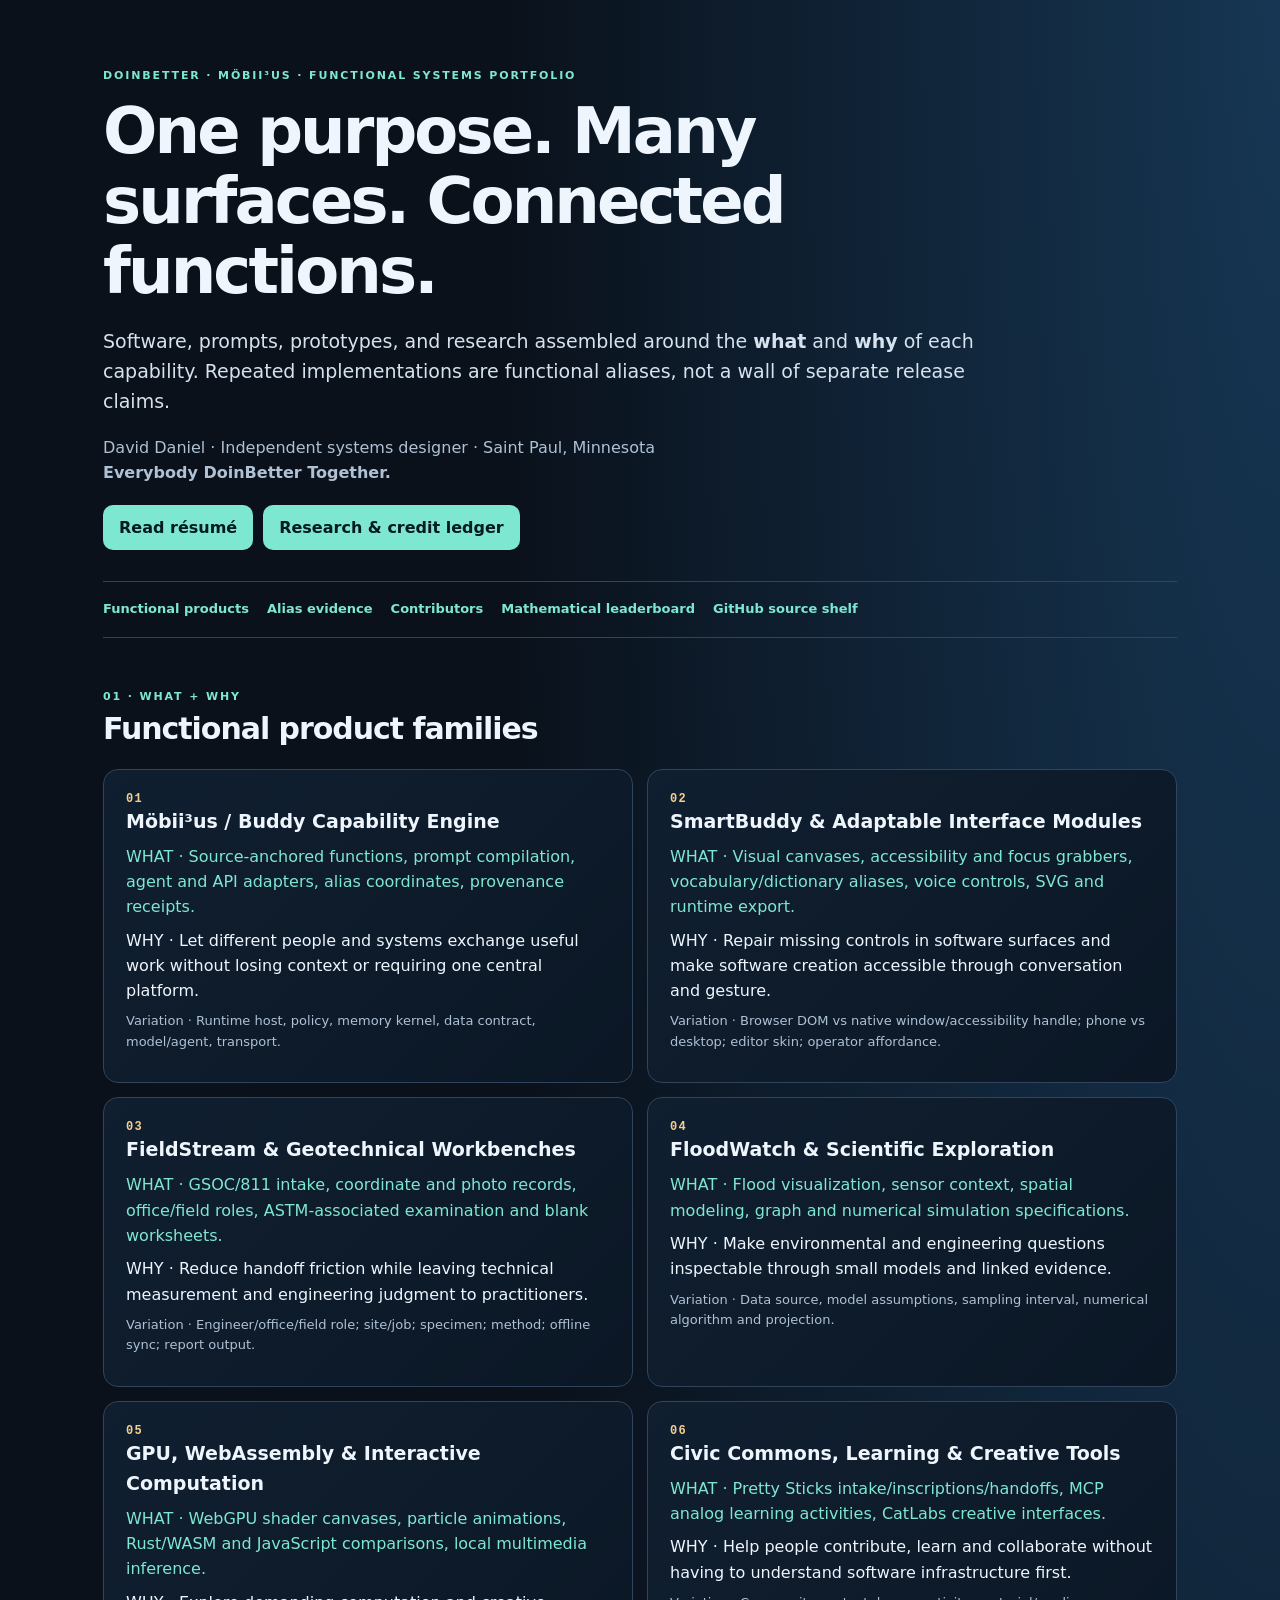
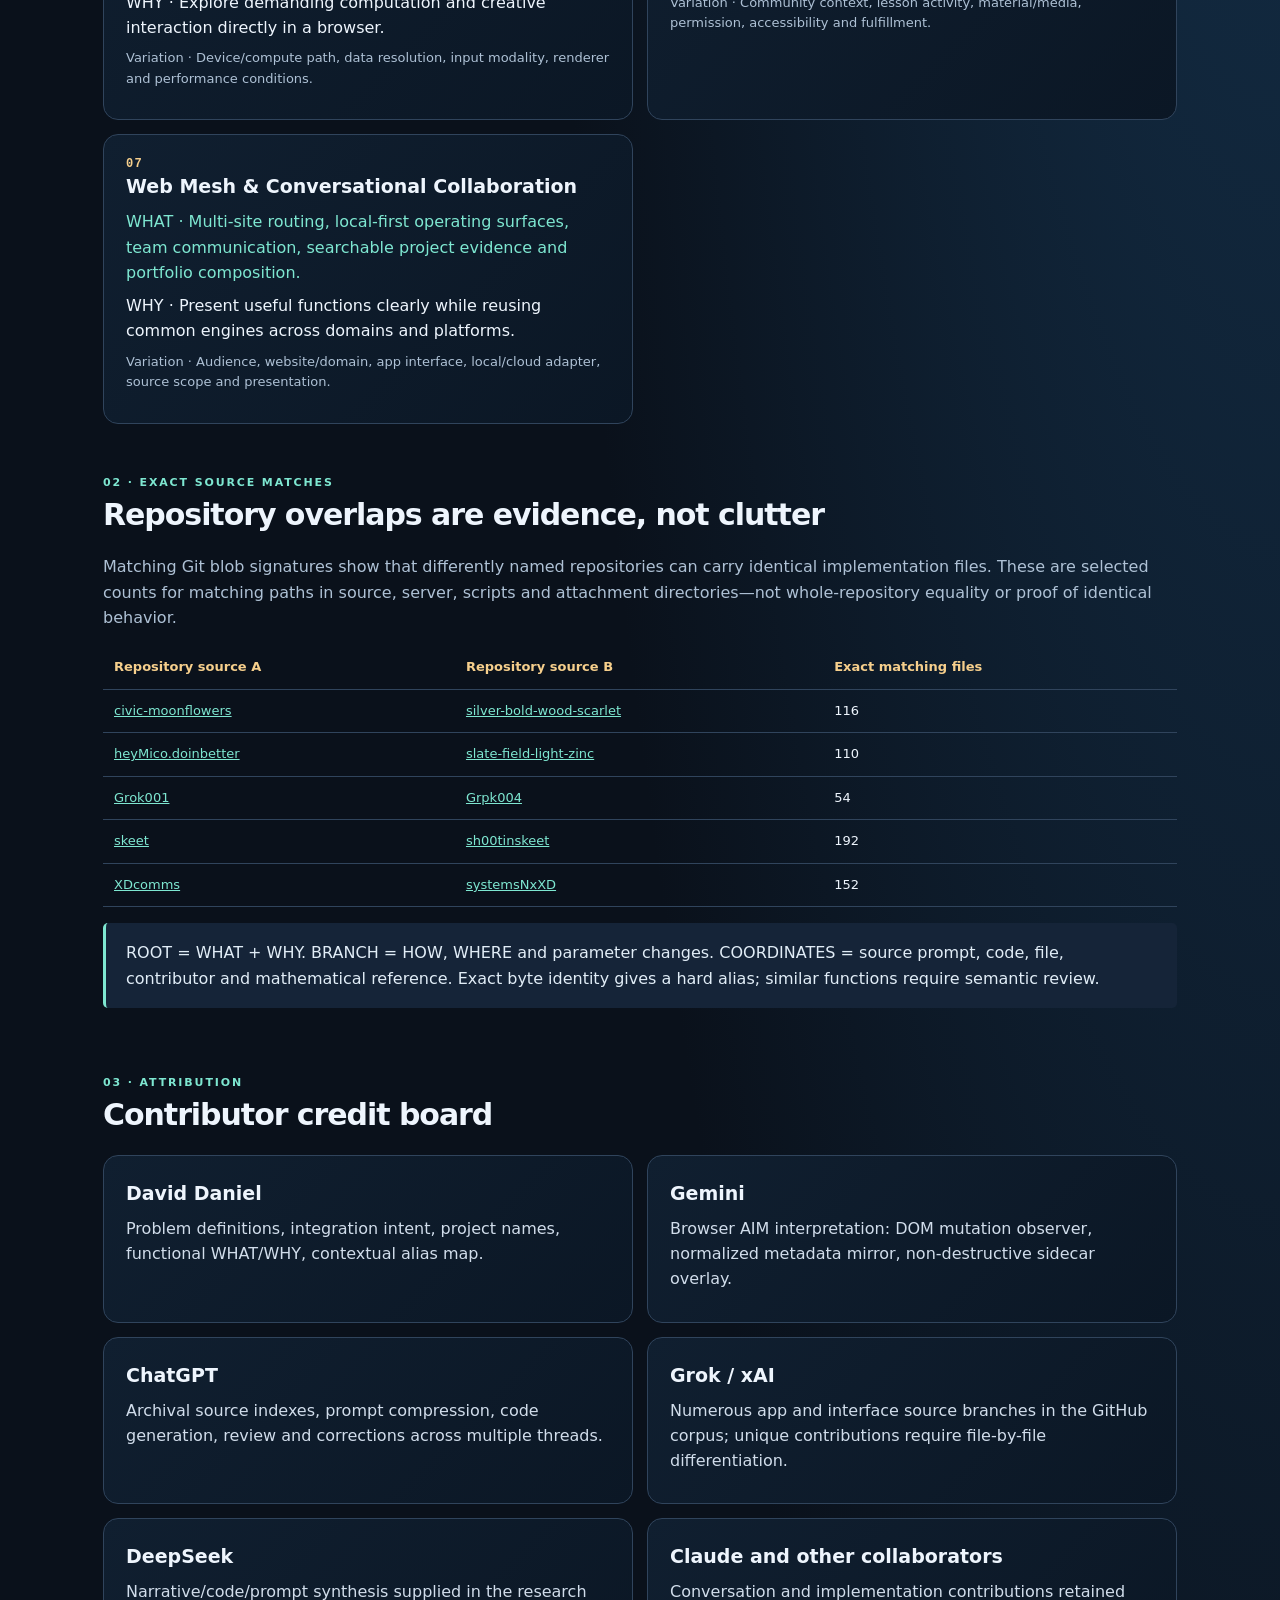
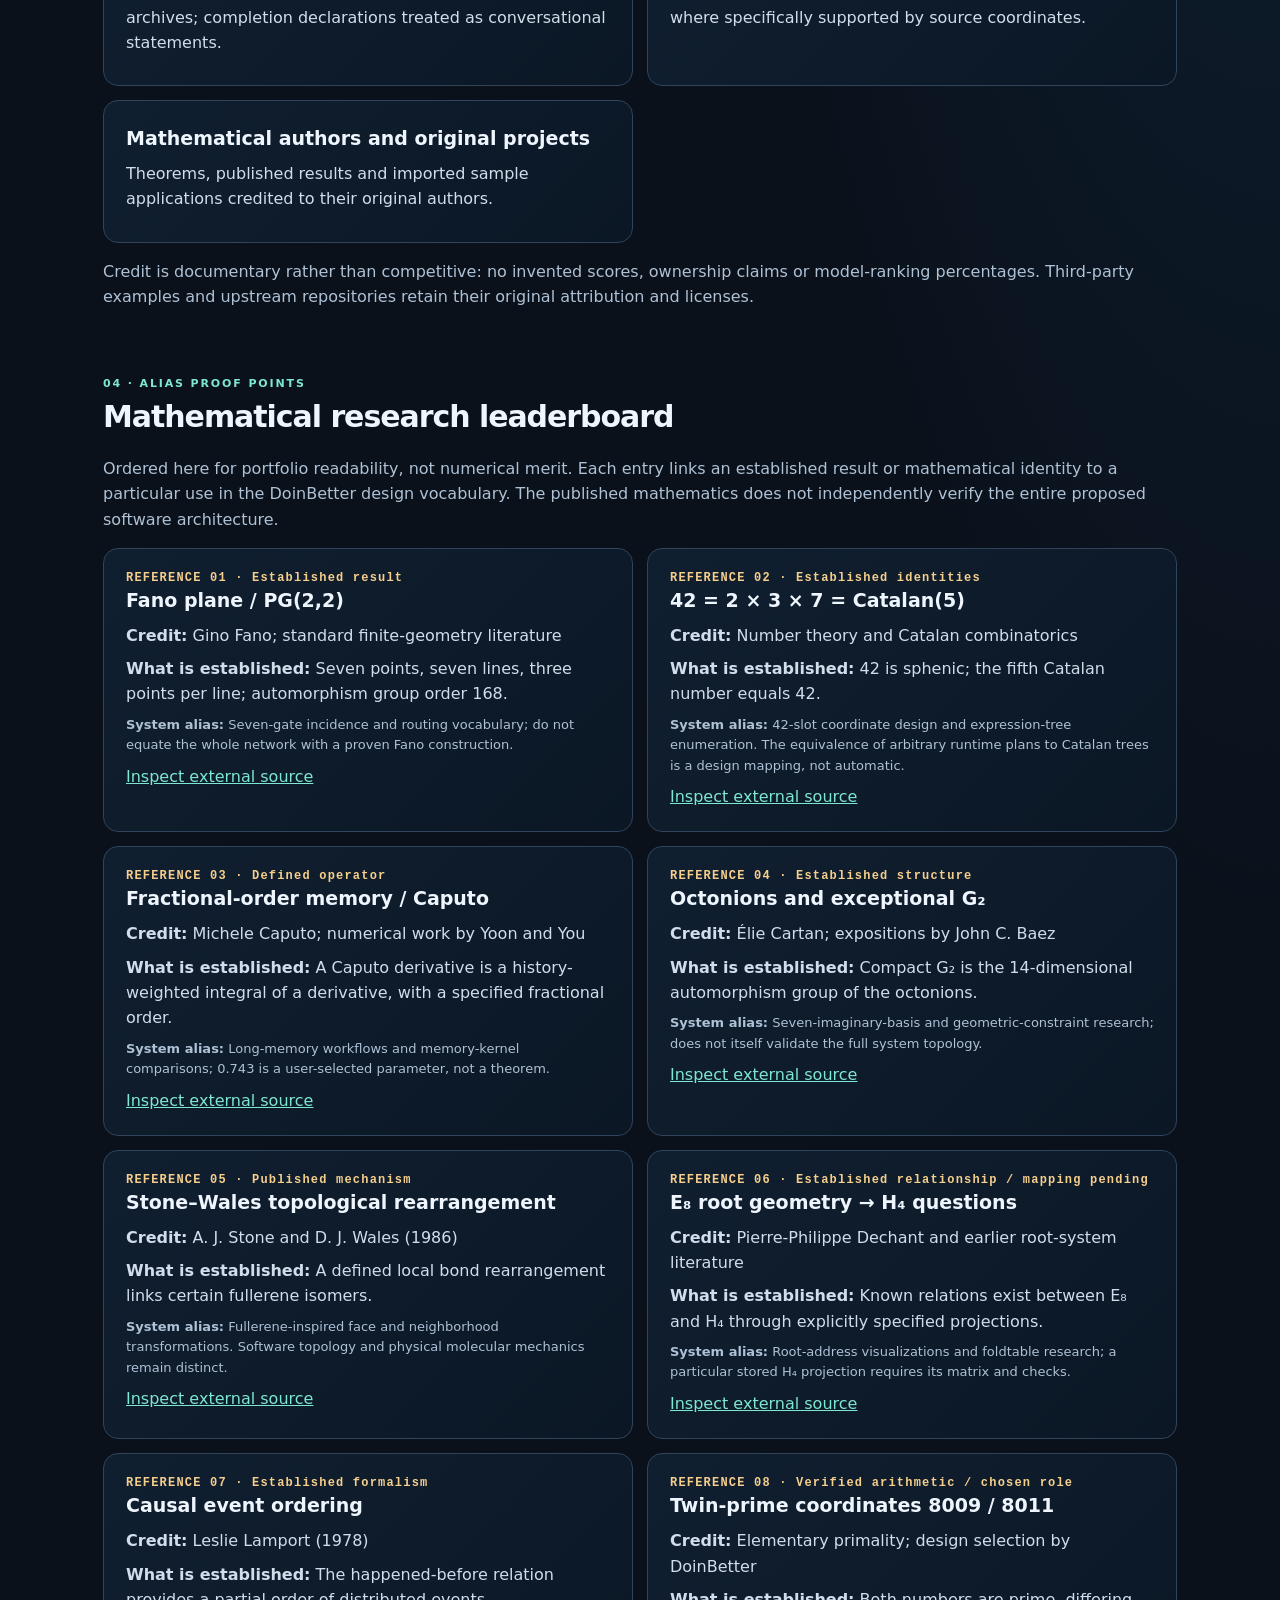
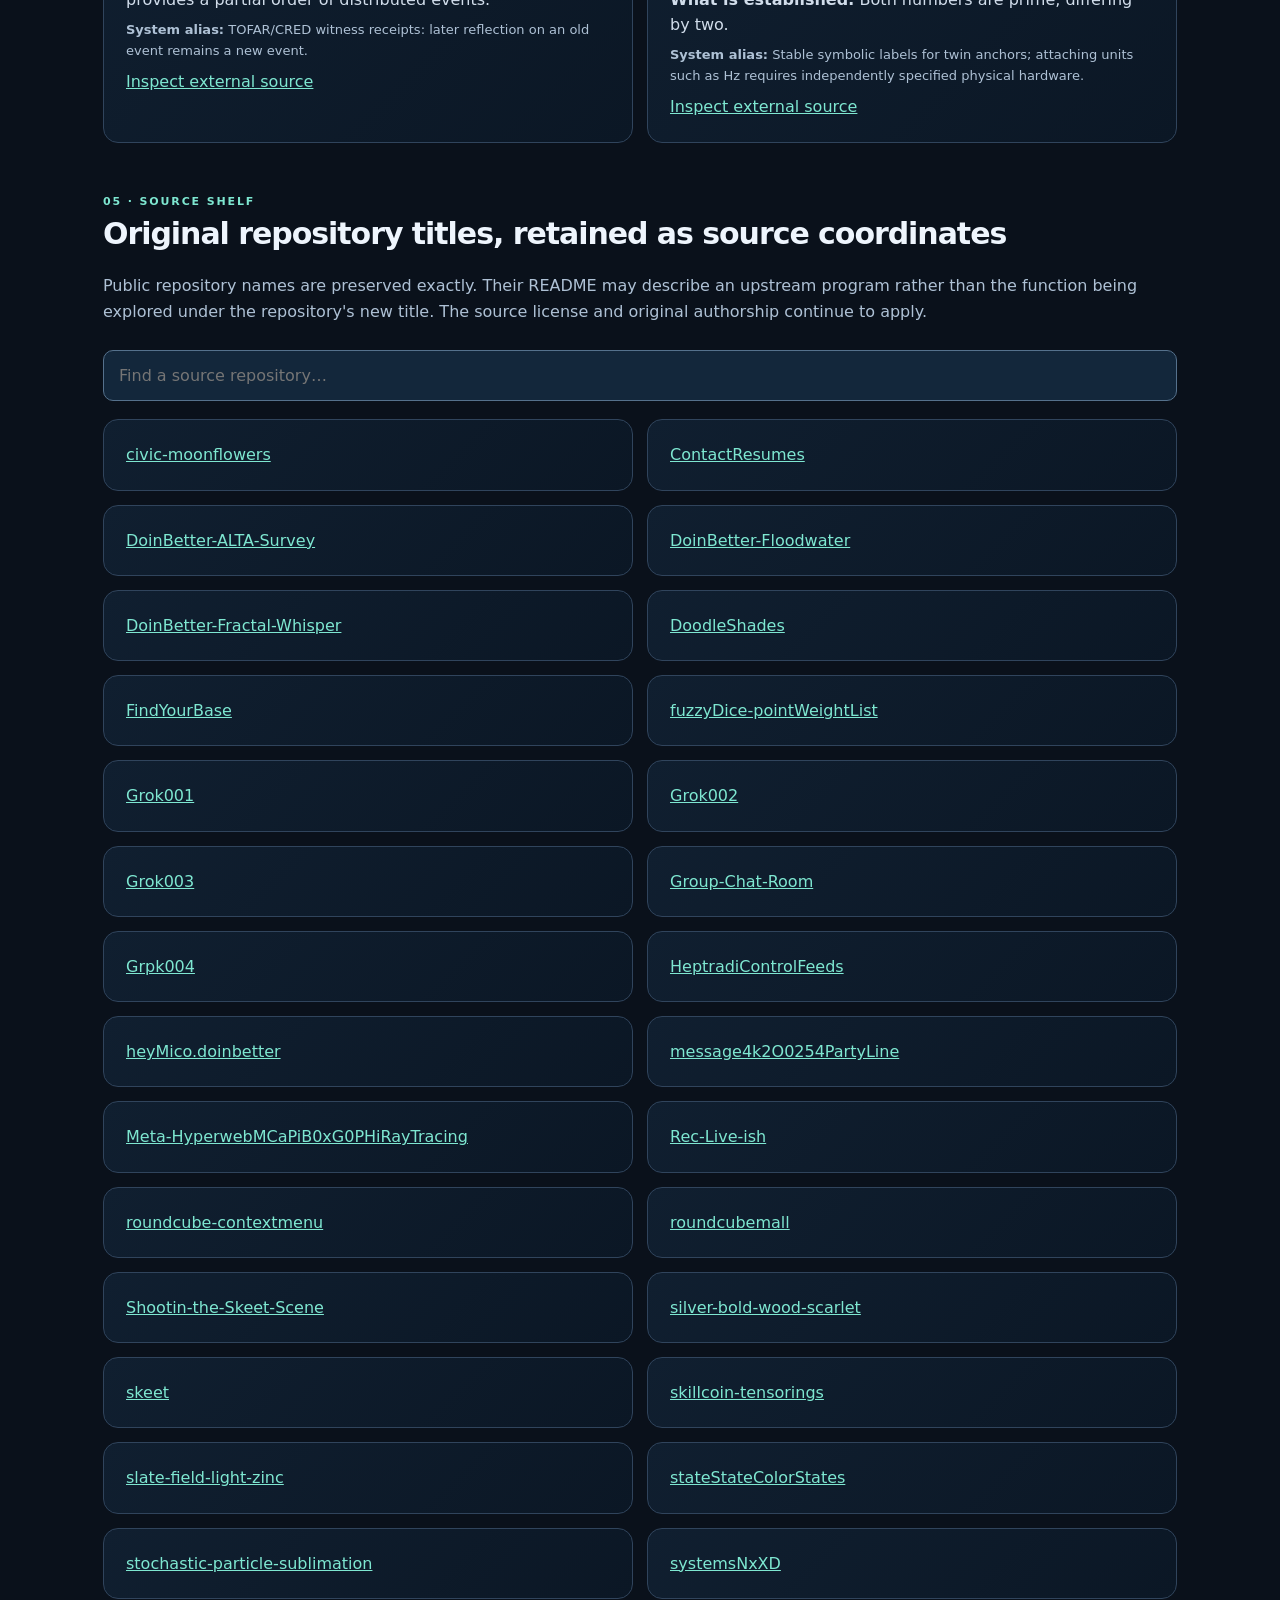
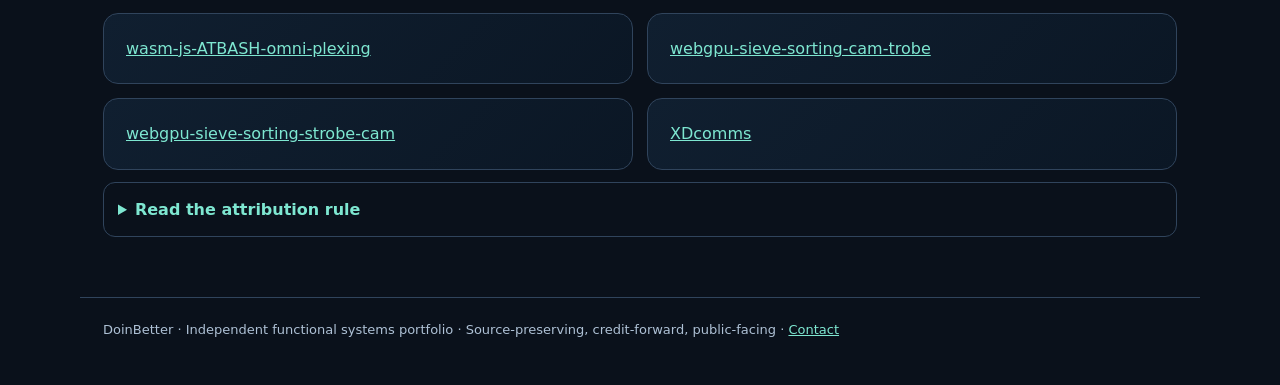
<file: portfolio/index.html>
<!doctype html><html lang="en"><head><meta charset="utf-8"><meta name="viewport" content="width=device-width,initial-scale=1"><meta name="description" content="DoinBetter and Möbii³us functional software portfolio and research attribution ledger."><title>DoinBetter · Functional Portfolio</title><style>
:root{color-scheme:dark;--bg:#0a111b;--panel:#101f30;--line:#30445c;--ink:#eef5fd;--soft:#aec1d5;--a:#7ee7d1;--b:#f6cf8c}*{box-sizing:border-box}html{scroll-behavior:smooth}body{margin:0;background:radial-gradient(ellipse at top right,#163653,transparent 43%),var(--bg);color:var(--ink);font:16px/1.58 system-ui,-apple-system,Segoe UI,sans-serif}a{color:var(--a)}main,header,footer{max-width:1120px;margin:auto;padding:0 23px}header{padding-top:67px}.ey{font-size:11px;color:var(--a);letter-spacing:.17em;text-transform:uppercase;font-weight:750}h1{font-size:clamp(34px,5vw,64px);line-height:1.09;letter-spacing:-.045em;max-width:870px;margin:13px 0}h2{font-size:30px;letter-spacing:-.035em;margin:0 0 16px}h3{font-size:19px;margin:0 0 6px}.lead{font-size:19px;max-width:880px;color:#d6e2ee}.quiet{color:var(--soft)}nav{display:flex;gap:18px;flex-wrap:wrap;border-top:1px solid var(--line);border-bottom:1px solid var(--line);padding:17px 0;margin-top:27px}nav a{text-decoration:none;font-size:13px;font-weight:700}.section{padding-top:50px}.grid{display:grid;grid-template-columns:repeat(2,minmax(0,1fr));gap:14px}.card{border:1px solid var(--line);border-radius:15px;background:linear-gradient(135deg,var(--panel),#0b1725);padding:22px;min-width:0}.card p{margin:8px 0;color:#d1ddeb}.what{color:var(--a)!important}.why{color:var(--ink)!important}.variation{font-size:13px;color:var(--soft)!important}.id{color:var(--b);font:700 12px ui-monospace,monospace;letter-spacing:.1em}.pill{border:1px solid #496681;padding:4px 9px;border-radius:99px;font-size:11px;color:#d6e9fa;display:inline-block;margin:0 4px 5px 0}table{width:100%;border-collapse:collapse}th,td{padding:11px;text-align:left;border-bottom:1px solid var(--line);vertical-align:top;font-size:13px}th{color:var(--b)}.tablewrap{overflow:auto}.button{display:inline-block;background:var(--a);border-radius:10px;padding:10px 16px;color:#031b21;text-decoration:none;font-weight:750;margin:4px 10px 4px 0}summary{cursor:pointer;font-weight:700;color:var(--a)}details{border:1px solid var(--line);border-radius:12px;padding:14px;margin-top:12px}.label{font-size:11px;color:var(--b);font-weight:750}.note{padding:17px 20px;border-left:3px solid var(--a);border-radius:5px;background:#152438;color:#e1edf7}.footer{border-top:1px solid var(--line);margin-top:60px;padding-top:22px;padding-bottom:45px;color:var(--soft);font-size:13px}input{background:#13273b;color:white;border:1px solid #55718c;border-radius:10px;padding:12px 15px;font:inherit;width:100%;margin:10px 0 18px}@media(max-width:750px){.grid{grid-template-columns:1fr}header{padding-top:36px}th,td{font-size:12px}}@media print{body{background:white;color:black}.card{background:white;color:black}p,.card p{color:black!important}nav,.button{display:none}}
</style></head><body><header><div class="ey">DoinBetter · Möbii³us · Functional Systems Portfolio</div><h1>One purpose. Many surfaces. Connected functions.</h1><p class="lead">Software, prompts, prototypes, and research assembled around the <b>what</b> and <b>why</b> of each capability. Repeated implementations are functional aliases, not a wall of separate release claims.</p><p class="quiet">David Daniel · Independent systems designer · Saint Paul, Minnesota<br><strong>Everybody DoinBetter Together.</strong></p><a class="button" href="resume.html">Read résumé</a><a class="button" href="math-ledger.html">Research & credit ledger</a><nav><a href="#work">Functional products</a><a href="#alias">Alias evidence</a><a href="#credit">Contributors</a><a href="#research">Mathematical leaderboard</a><a href="#sources">GitHub source shelf</a></nav></header><main>
<section class="section" id="work"><div class="ey">01 · What + Why</div><h2>Functional product families</h2><div class="grid"><article class="card"><div class="id">01</div><h3>Möbii³us / Buddy Capability Engine</h3><p class="what">WHAT · Source-anchored functions, prompt compilation, agent and API adapters, alias coordinates, provenance receipts.</p><p class="why">WHY · Let different people and systems exchange useful work without losing context or requiring one central platform.</p><p class="variation">Variation · Runtime host, policy, memory kernel, data contract, model/agent, transport.</p></article><article class="card"><div class="id">02</div><h3>SmartBuddy &amp; Adaptable Interface Modules</h3><p class="what">WHAT · Visual canvases, accessibility and focus grabbers, vocabulary/dictionary aliases, voice controls, SVG and runtime export.</p><p class="why">WHY · Repair missing controls in software surfaces and make software creation accessible through conversation and gesture.</p><p class="variation">Variation · Browser DOM vs native window/accessibility handle; phone vs desktop; editor skin; operator affordance.</p></article><article class="card"><div class="id">03</div><h3>FieldStream &amp; Geotechnical Workbenches</h3><p class="what">WHAT · GSOC/811 intake, coordinate and photo records, office/field roles, ASTM-associated examination and blank worksheets.</p><p class="why">WHY · Reduce handoff friction while leaving technical measurement and engineering judgment to practitioners.</p><p class="variation">Variation · Engineer/office/field role; site/job; specimen; method; offline sync; report output.</p></article><article class="card"><div class="id">04</div><h3>FloodWatch &amp; Scientific Exploration</h3><p class="what">WHAT · Flood visualization, sensor context, spatial modeling, graph and numerical simulation specifications.</p><p class="why">WHY · Make environmental and engineering questions inspectable through small models and linked evidence.</p><p class="variation">Variation · Data source, model assumptions, sampling interval, numerical algorithm and projection.</p></article><article class="card"><div class="id">05</div><h3>GPU, WebAssembly &amp; Interactive Computation</h3><p class="what">WHAT · WebGPU shader canvases, particle animations, Rust/WASM and JavaScript comparisons, local multimedia inference.</p><p class="why">WHY · Explore demanding computation and creative interaction directly in a browser.</p><p class="variation">Variation · Device/compute path, data resolution, input modality, renderer and performance conditions.</p></article><article class="card"><div class="id">06</div><h3>Civic Commons, Learning &amp; Creative Tools</h3><p class="what">WHAT · Pretty Sticks intake/inscriptions/handoffs, MCP analog learning activities, CatLabs creative interfaces.</p><p class="why">WHY · Help people contribute, learn and collaborate without having to understand software infrastructure first.</p><p class="variation">Variation · Community context, lesson activity, material/media, permission, accessibility and fulfillment.</p></article><article class="card"><div class="id">07</div><h3>Web Mesh &amp; Conversational Collaboration</h3><p class="what">WHAT · Multi-site routing, local-first operating surfaces, team communication, searchable project evidence and portfolio composition.</p><p class="why">WHY · Present useful functions clearly while reusing common engines across domains and platforms.</p><p class="variation">Variation · Audience, website/domain, app interface, local/cloud adapter, source scope and presentation.</p></article></div></section>
<section class="section" id="alias"><div class="ey">02 · Exact source matches</div><h2>Repository overlaps are evidence, not clutter</h2><p class="quiet">Matching Git blob signatures show that differently named repositories can carry identical implementation files. These are selected counts for matching paths in source, server, scripts and attachment directories—not whole-repository equality or proof of identical behavior.</p><div class="tablewrap"><table><thead><tr><th>Repository source A</th><th>Repository source B</th><th>Exact matching files</th></tr></thead><tbody><tr><td><a href="https://github.com/git4emet/civic-moonflowers">civic-moonflowers</a></td><td><a href="https://github.com/git4emet/silver-bold-wood-scarlet">silver-bold-wood-scarlet</a></td><td>116</td></tr><tr><td><a href="https://github.com/git4emet/heyMico.doinbetter">heyMico.doinbetter</a></td><td><a href="https://github.com/git4emet/slate-field-light-zinc">slate-field-light-zinc</a></td><td>110</td></tr><tr><td><a href="https://github.com/git4emet/Grok001">Grok001</a></td><td><a href="https://github.com/git4emet/Grpk004">Grpk004</a></td><td>54</td></tr><tr><td><a href="https://github.com/git4emet/skeet">skeet</a></td><td><a href="https://github.com/git4emet/sh00tinskeet">sh00tinskeet</a></td><td>192</td></tr><tr><td><a href="https://github.com/git4emet/XDcomms">XDcomms</a></td><td><a href="https://github.com/git4emet/systemsNxXD">systemsNxXD</a></td><td>152</td></tr></tbody></table></div><p class="note">ROOT = WHAT + WHY. BRANCH = HOW, WHERE and parameter changes. COORDINATES = source prompt, code, file, contributor and mathematical reference. Exact byte identity gives a hard alias; similar functions require semantic review.</p></section>
<section class="section" id="credit"><div class="ey">03 · Attribution</div><h2>Contributor credit board</h2><div class="grid"><article class="card"><h3>David Daniel</h3><p>Problem definitions, integration intent, project names, functional WHAT/WHY, contextual alias map.</p></article><article class="card"><h3>Gemini</h3><p>Browser AIM interpretation: DOM mutation observer, normalized metadata mirror, non-destructive sidecar overlay.</p></article><article class="card"><h3>ChatGPT</h3><p>Archival source indexes, prompt compression, code generation, review and corrections across multiple threads.</p></article><article class="card"><h3>Grok / xAI</h3><p>Numerous app and interface source branches in the GitHub corpus; unique contributions require file-by-file differentiation.</p></article><article class="card"><h3>DeepSeek</h3><p>Narrative/code/prompt synthesis supplied in the research archives; completion declarations treated as conversational statements.</p></article><article class="card"><h3>Claude and other collaborators</h3><p>Conversation and implementation contributions retained where specifically supported by source coordinates.</p></article><article class="card"><h3>Mathematical authors and original projects</h3><p>Theorems, published results and imported sample applications credited to their original authors.</p></article></div><p class="quiet">Credit is documentary rather than competitive: no invented scores, ownership claims or model-ranking percentages. Third-party examples and upstream repositories retain their original attribution and licenses.</p></section>
<section class="section" id="research"><div class="ey">04 · Alias proof points</div><h2>Mathematical research leaderboard</h2><p class="quiet">Ordered here for portfolio readability, not numerical merit. Each entry links an established result or mathematical identity to a particular use in the DoinBetter design vocabulary. The published mathematics does not independently verify the entire proposed software architecture.</p><div class="grid"><article class="card"><div class="id">REFERENCE 01 · Established result</div><h3>Fano plane / PG(2,2)</h3><p><b>Credit:</b> Gino Fano; standard finite-geometry literature</p><p><b>What is established:</b> Seven points, seven lines, three points per line; automorphism group order 168.</p><p class="variation"><b>System alias:</b> Seven-gate incidence and routing vocabulary; do not equate the whole network with a proven Fano construction.</p><a href="https://mathworld.wolfram.com/FanoPlane.html" target="_blank" rel="noopener noreferrer">Inspect external source</a></article><article class="card"><div class="id">REFERENCE 02 · Established identities</div><h3>42 = 2 × 3 × 7 = Catalan(5)</h3><p><b>Credit:</b> Number theory and Catalan combinatorics</p><p><b>What is established:</b> 42 is sphenic; the fifth Catalan number equals 42.</p><p class="variation"><b>System alias:</b> 42-slot coordinate design and expression-tree enumeration. The equivalence of arbitrary runtime plans to Catalan trees is a design mapping, not automatic.</p><a href="https://mathworld.wolfram.com/CatalanNumber.html" target="_blank" rel="noopener noreferrer">Inspect external source</a></article><article class="card"><div class="id">REFERENCE 03 · Defined operator</div><h3>Fractional-order memory / Caputo</h3><p><b>Credit:</b> Michele Caputo; numerical work by Yoon and You</p><p><b>What is established:</b> A Caputo derivative is a history-weighted integral of a derivative, with a specified fractional order.</p><p class="variation"><b>System alias:</b> Long-memory workflows and memory-kernel comparisons; 0.743 is a user-selected parameter, not a theorem.</p><a href="https://arxiv.org/abs/1711.10071" target="_blank" rel="noopener noreferrer">Inspect external source</a></article><article class="card"><div class="id">REFERENCE 04 · Established structure</div><h3>Octonions and exceptional G₂</h3><p><b>Credit:</b> Élie Cartan; expositions by John C. Baez</p><p><b>What is established:</b> Compact G₂ is the 14-dimensional automorphism group of the octonions.</p><p class="variation"><b>System alias:</b> Seven-imaginary-basis and geometric-constraint research; does not itself validate the full system topology.</p><a href="https://math.ucr.edu/home/baez/octonions/" target="_blank" rel="noopener noreferrer">Inspect external source</a></article><article class="card"><div class="id">REFERENCE 05 · Published mechanism</div><h3>Stone–Wales topological rearrangement</h3><p><b>Credit:</b> A. J. Stone and D. J. Wales (1986)</p><p><b>What is established:</b> A defined local bond rearrangement links certain fullerene isomers.</p><p class="variation"><b>System alias:</b> Fullerene-inspired face and neighborhood transformations. Software topology and physical molecular mechanics remain distinct.</p><a href="https://doi.org/10.1016/0009-2614(86)80661-3" target="_blank" rel="noopener noreferrer">Inspect external source</a></article><article class="card"><div class="id">REFERENCE 06 · Established relationship / mapping pending</div><h3>E₈ root geometry → H₄ questions</h3><p><b>Credit:</b> Pierre-Philippe Dechant and earlier root-system literature</p><p><b>What is established:</b> Known relations exist between E₈ and H₄ through explicitly specified projections.</p><p class="variation"><b>System alias:</b> Root-address visualizations and foldtable research; a particular stored H₄ projection requires its matrix and checks.</p><a href="https://arxiv.org/abs/1603.04805" target="_blank" rel="noopener noreferrer">Inspect external source</a></article><article class="card"><div class="id">REFERENCE 07 · Established formalism</div><h3>Causal event ordering</h3><p><b>Credit:</b> Leslie Lamport (1978)</p><p><b>What is established:</b> The happened-before relation provides a partial order of distributed events.</p><p class="variation"><b>System alias:</b> TOFAR/CRED witness receipts: later reflection on an old event remains a new event.</p><a href="https://lamport.azurewebsites.net/pubs/time-clocks.pdf" target="_blank" rel="noopener noreferrer">Inspect external source</a></article><article class="card"><div class="id">REFERENCE 08 · Verified arithmetic / chosen role</div><h3>Twin-prime coordinates 8009 / 8011</h3><p><b>Credit:</b> Elementary primality; design selection by DoinBetter</p><p><b>What is established:</b> Both numbers are prime, differing by two.</p><p class="variation"><b>System alias:</b> Stable symbolic labels for twin anchors; attaching units such as Hz requires independently specified physical hardware.</p><a href="https://mathworld.wolfram.com/TwinPrimes.html" target="_blank" rel="noopener noreferrer">Inspect external source</a></article></div></section>
<section class="section" id="sources"><div class="ey">05 · Source shelf</div><h2>Original repository titles, retained as source coordinates</h2><p class="quiet">Public repository names are preserved exactly. Their README may describe an upstream program rather than the function being explored under the repository's new title. The source license and original authorship continue to apply.</p><input id="filter" aria-label="Filter repository names" placeholder="Find a source repository…"><div class="grid" id="repoList"></div><details><summary>Read the attribution rule</summary><p>Authorship is assigned at the code or research contribution, not inferred from who holds a GitHub mirror. A merged repository can preserve a complete upstream application while adding a different contextual function. Mathematical citations are proof of the cited mathematical facts, not proof that every numerical parameter or performance claim in the surrounding narrative is correct.</p></details></section>
</main><footer class="footer">DoinBetter · Independent functional systems portfolio · Source-preserving, credit-forward, public-facing · <a href="mailto:dglassesguy@gmail.com">Contact</a></footer><script>
const N=["civic-moonflowers","ContactResumes","DoinBetter-ALTA-Survey","DoinBetter-Floodwater","DoinBetter-Fractal-Whisper","DoodleShades","FindYourBase","fuzzyDice-pointWeightList","Grok001","Grok002","Grok003","Group-Chat-Room","Grpk004","HeptradiControlFeeds","heyMico.doinbetter","message4k2O0254PartyLine","Meta-HyperwebMCaPiB0xG0PHiRayTracing","Rec-Live-ish","roundcube-contextmenu","roundcubemall","Shootin-the-Skeet-Scene","silver-bold-wood-scarlet","skeet","skillcoin-tensorings","slate-field-light-zinc","stateStateColorStates","stochastic-particle-sublimation","systemsNxXD","wasm-js-ATBASH-omni-plexing","webgpu-sieve-sorting-cam-trobe","webgpu-sieve-sorting-strobe-cam","XDcomms"];
const el=document.querySelector('#repoList');const inp=document.querySelector('#filter');const draw=()=>{el.textContent='';for(const n of N.filter(n=>n.toLowerCase().includes(inp.value.toLowerCase()))){const a=document.createElement('a');a.className='card';a.href='https://github.com/git4emet/'+encodeURIComponent(n);a.textContent=n;el.append(a)}};inp.addEventListener('input',draw);draw();
</script></body></html>
</file>
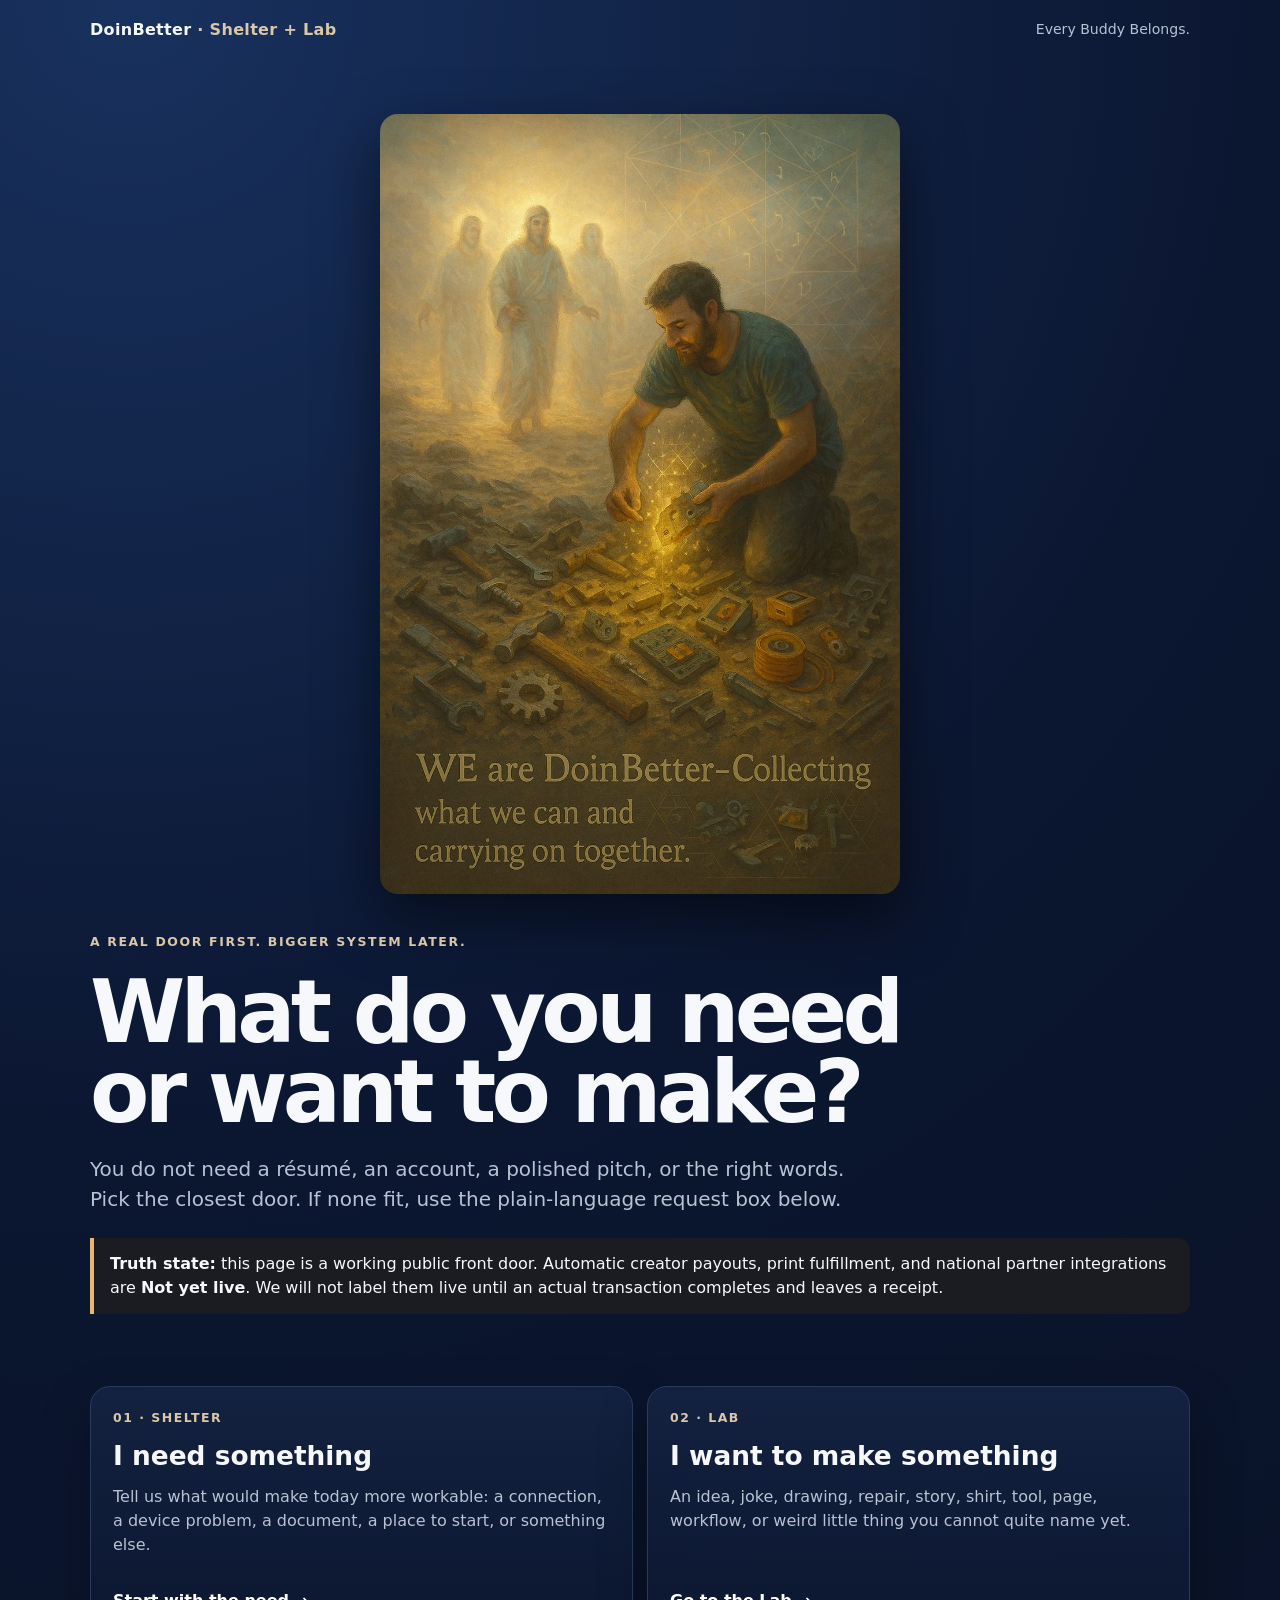
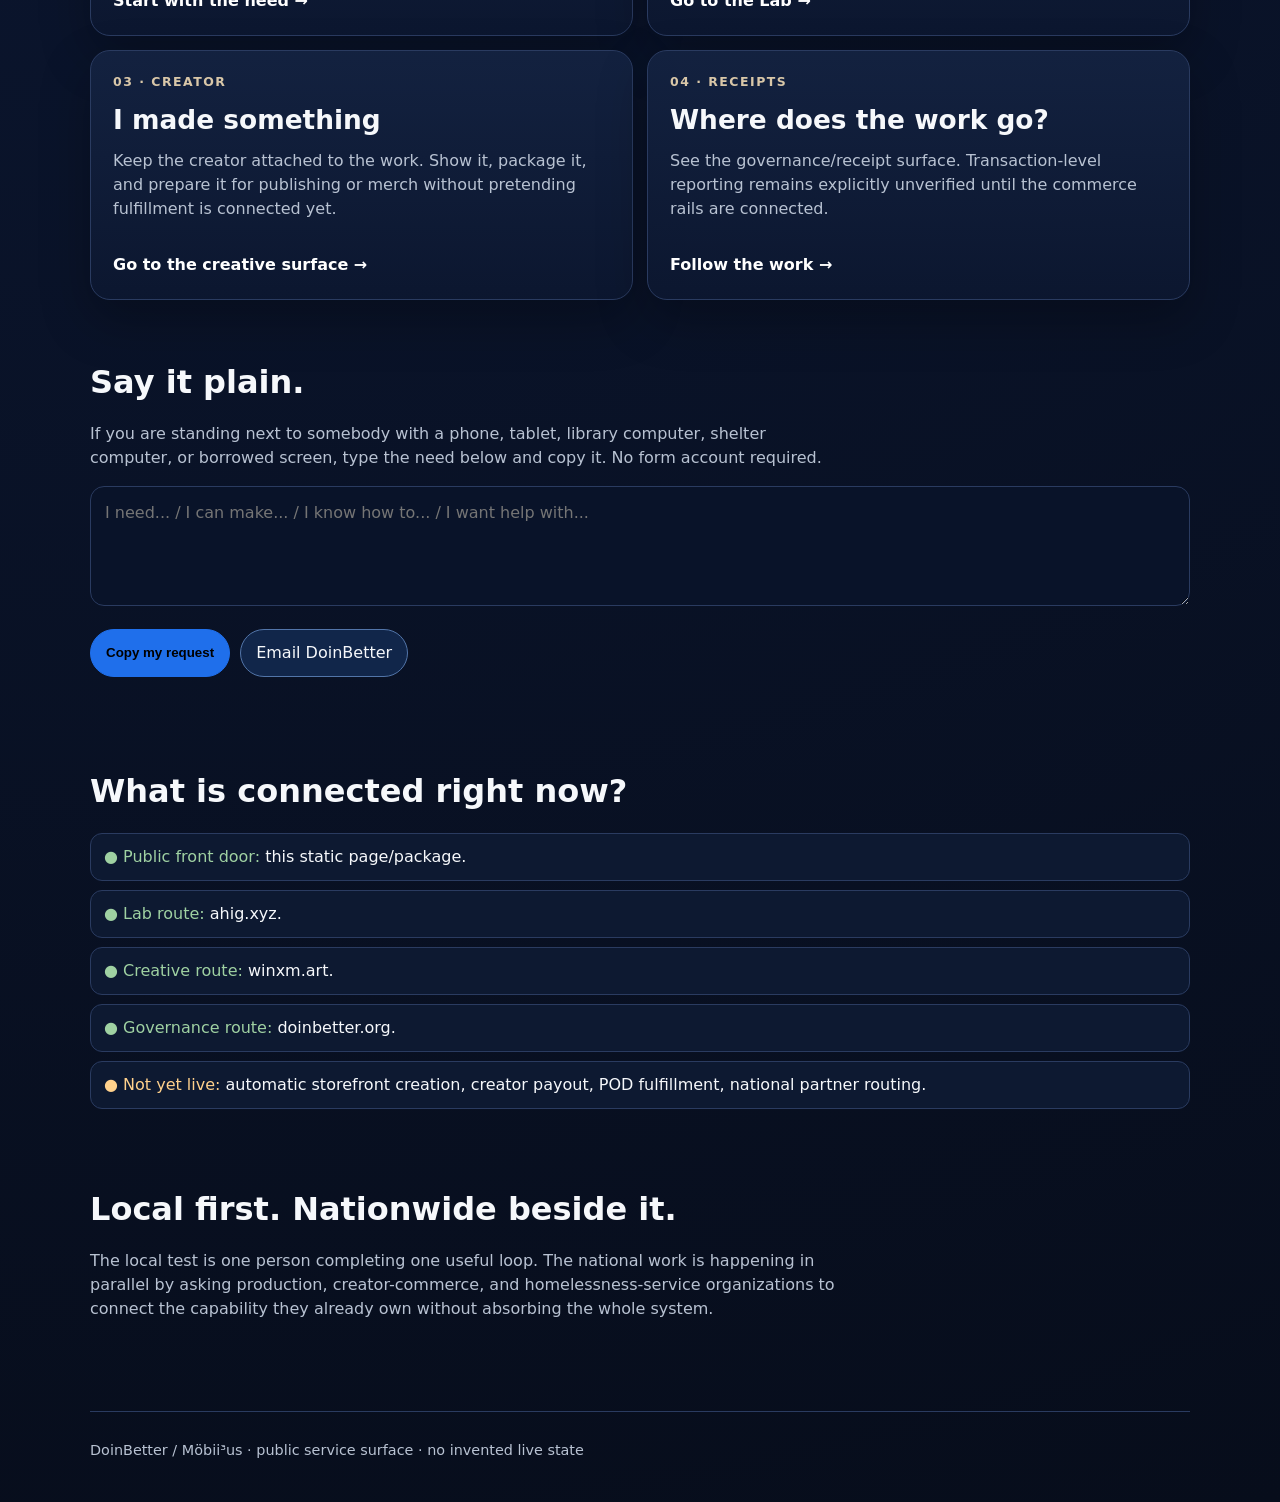
<file: attachments/doinbetter_shelter_index.html>
<!doctype html>
<html lang="en">
<head>
<meta charset="utf-8">
<meta name="viewport" content="width=device-width,initial-scale=1">
<meta name="description" content="DoinBetter Shelter + Lab: a practical front door for asking, making, sharing, and tracing where work goes.">
<title>DoinBetter · Shelter + Lab</title>
<style>
:root{--navy:#0B1630;--blue:#1F6FEB;--sand:#D9C7A8;--green:#4E7B4A;--ink:#f6f8fb;--muted:#b8c2d2;--panel:#111d38;--line:#2a3b60;--warn:#e7b86d}
*{box-sizing:border-box}html{scroll-behavior:smooth}body{margin:0;background:radial-gradient(circle at 10% 0,#18315e 0,var(--navy) 35%,#070d1b 100%);color:var(--ink);font-family:system-ui,-apple-system,BlinkMacSystemFont,"Segoe UI",sans-serif;line-height:1.5}
a{color:inherit}.wrap{width:min(1100px,calc(100% - 28px));margin:auto}.top{padding:18px 0;display:flex;justify-content:space-between;align-items:center;gap:12px}.brand{font-weight:900;letter-spacing:.02em}.brand span{color:var(--sand)}.small{color:var(--muted);font-size:.88rem}.hero{padding:54px 0 28px}.eyebrow{color:var(--sand);font-weight:800;text-transform:uppercase;font-size:.78rem;letter-spacing:.13em}.hero h1{font-size:clamp(2.35rem,8vw,5.4rem);line-height:.92;letter-spacing:-.055em;margin:.25em 0}.hero p{max-width:760px;font-size:clamp(1rem,2.2vw,1.25rem);color:var(--muted)}.truth{border-left:4px solid var(--warn);background:#1b1b22;padding:14px 16px;margin:24px 0;border-radius:0 12px 12px 0}.grid{display:grid;grid-template-columns:repeat(2,minmax(0,1fr));gap:14px;padding:20px 0}.door{display:flex;flex-direction:column;min-height:250px;padding:22px;border:1px solid var(--line);border-radius:20px;background:linear-gradient(180deg,#142342e8,#0c1730e8);text-decoration:none;box-shadow:0 20px 50px #0004;transition:.16s transform,.16s border-color}.door:hover,.door:focus-visible{transform:translateY(-2px);border-color:#6399ff;outline:none}.door .n{font-size:.78rem;color:var(--sand);font-weight:900;letter-spacing:.12em}.door h2{font-size:1.65rem;margin:.55rem 0}.door p{color:var(--muted);margin:0 0 18px}.door b{margin-top:auto;color:#fff}.section{padding:38px 0}.section h2{font-size:2rem;margin:0 0 10px}.section p{color:var(--muted);max-width:760px}.actions{display:flex;flex-wrap:wrap;gap:10px;margin-top:16px}.btn{display:inline-block;padding:11px 15px;border:1px solid #5275a9;border-radius:999px;text-decoration:none;background:#11264a}.btn.primary{background:var(--blue);border-color:var(--blue);font-weight:800}.status{display:grid;gap:9px;margin-top:18px}.status div{padding:11px 13px;border:1px solid var(--line);border-radius:12px;background:#0d1931}.ok{color:#9fd1a2}.notlive{color:#ffd18c}.copybox{width:100%;min-height:120px;border:1px solid var(--line);border-radius:14px;background:#091329;color:#fff;padding:14px;font:inherit}.footer{border-top:1px solid var(--line);margin-top:36px;padding:28px 0 40px;color:var(--muted);font-size:.9rem}@media(max-width:720px){.grid{grid-template-columns:1fr}.hero{padding-top:28px}.door{min-height:210px}}
.hero-img-wrap{text-align:center;margin:0 0 32px}.hero-img{width:100%;max-width:520px;border-radius:18px;box-shadow:0 24px 60px #0008}</style>
</head>
<body>
<div class="wrap">
<header class="top"><div class="brand">DoinBetter <span>· Shelter + Lab</span></div><div class="small">Every Buddy Belongs.</div></header>
<main>
<section class="hero"><div class="hero-img-wrap"><img src="[data-uri]" alt="WE are DoinBetter — Collecting what we can and carrying on together." class="hero-img"></div>
<div class="eyebrow">A real door first. Bigger system later.</div>
<h1>What do you need<br>or want to make?</h1>
<p>You do not need a résumé, an account, a polished pitch, or the right words. Pick the closest door. If none fit, use the plain-language request box below.</p>
<div class="truth"><strong>Truth state:</strong> this page is a working public front door. Automatic creator payouts, print fulfillment, and national partner integrations are <strong>Not yet live</strong>. We will not label them live until an actual transaction completes and leaves a receipt.</div>
</section>

<section class="grid" aria-label="Four public doors">
<a class="door" href="#need"><span class="n">01 · SHELTER</span><h2>I need something</h2><p>Tell us what would make today more workable: a connection, a device problem, a document, a place to start, or something else.</p><b>Start with the need →</b></a>
<a class="door" href="https://ahig.xyz" target="_blank" rel="noopener"><span class="n">02 · LAB</span><h2>I want to make something</h2><p>An idea, joke, drawing, repair, story, shirt, tool, page, workflow, or weird little thing you cannot quite name yet.</p><b>Go to the Lab →</b></a>
<a class="door" href="https://winxm.art" target="_blank" rel="noopener"><span class="n">03 · CREATOR</span><h2>I made something</h2><p>Keep the creator attached to the work. Show it, package it, and prepare it for publishing or merch without pretending fulfillment is connected yet.</p><b>Go to the creative surface →</b></a>
<a class="door" href="https://doinbetter.org" target="_blank" rel="noopener"><span class="n">04 · RECEIPTS</span><h2>Where does the work go?</h2><p>See the governance/receipt surface. Transaction-level reporting remains explicitly unverified until the commerce rails are connected.</p><b>Follow the work →</b></a>
</section>

<section id="need" class="section">
<h2>Say it plain.</h2>
<p>If you are standing next to somebody with a phone, tablet, library computer, shelter computer, or borrowed screen, type the need below and copy it. No form account required.</p>
<textarea id="request" class="copybox" aria-label="Plain-language request" placeholder="I need... / I can make... / I know how to... / I want help with..."></textarea>
<div class="actions"><button class="btn primary" id="copy" type="button">Copy my request</button><a class="btn" href="mailto:dglassesguy@gmail.com?subject=DoinBetter%20Shelter%20request">Email DoinBetter</a></div>
<p class="small" id="copyStatus" role="status" aria-live="polite"></p>
</section>

<section class="section">
<h2>What is connected right now?</h2>
<div class="status">
<div><span class="ok">● Public front door:</span> this static page/package.</div>
<div><span class="ok">● Lab route:</span> ahig.xyz.</div>
<div><span class="ok">● Creative route:</span> winxm.art.</div>
<div><span class="ok">● Governance route:</span> doinbetter.org.</div>
<div><span class="notlive">● Not yet live:</span> automatic storefront creation, creator payout, POD fulfillment, national partner routing.</div>
</div>
</section>

<section class="section">
<h2>Local first. Nationwide beside it.</h2>
<p>The local test is one person completing one useful loop. The national work is happening in parallel by asking production, creator-commerce, and homelessness-service organizations to connect the capability they already own without absorbing the whole system.</p>
</section>
</main>
<footer class="footer">DoinBetter / Möbii³us · public service surface · no invented live state</footer>
</div>
<script>
const btn=document.getElementById('copy'), box=document.getElementById('request'), status=document.getElementById('copyStatus');
btn.addEventListener('click',async()=>{const t=box.value.trim();if(!t){status.textContent='Type the need or idea first.';return;}try{await navigator.clipboard.writeText(t);status.textContent='Copied. Hand it to the next person or paste it into any platform.';}catch(e){box.select();document.execCommand('copy');status.textContent='Copied.';}});
</script>
</body>
</html>
</file>
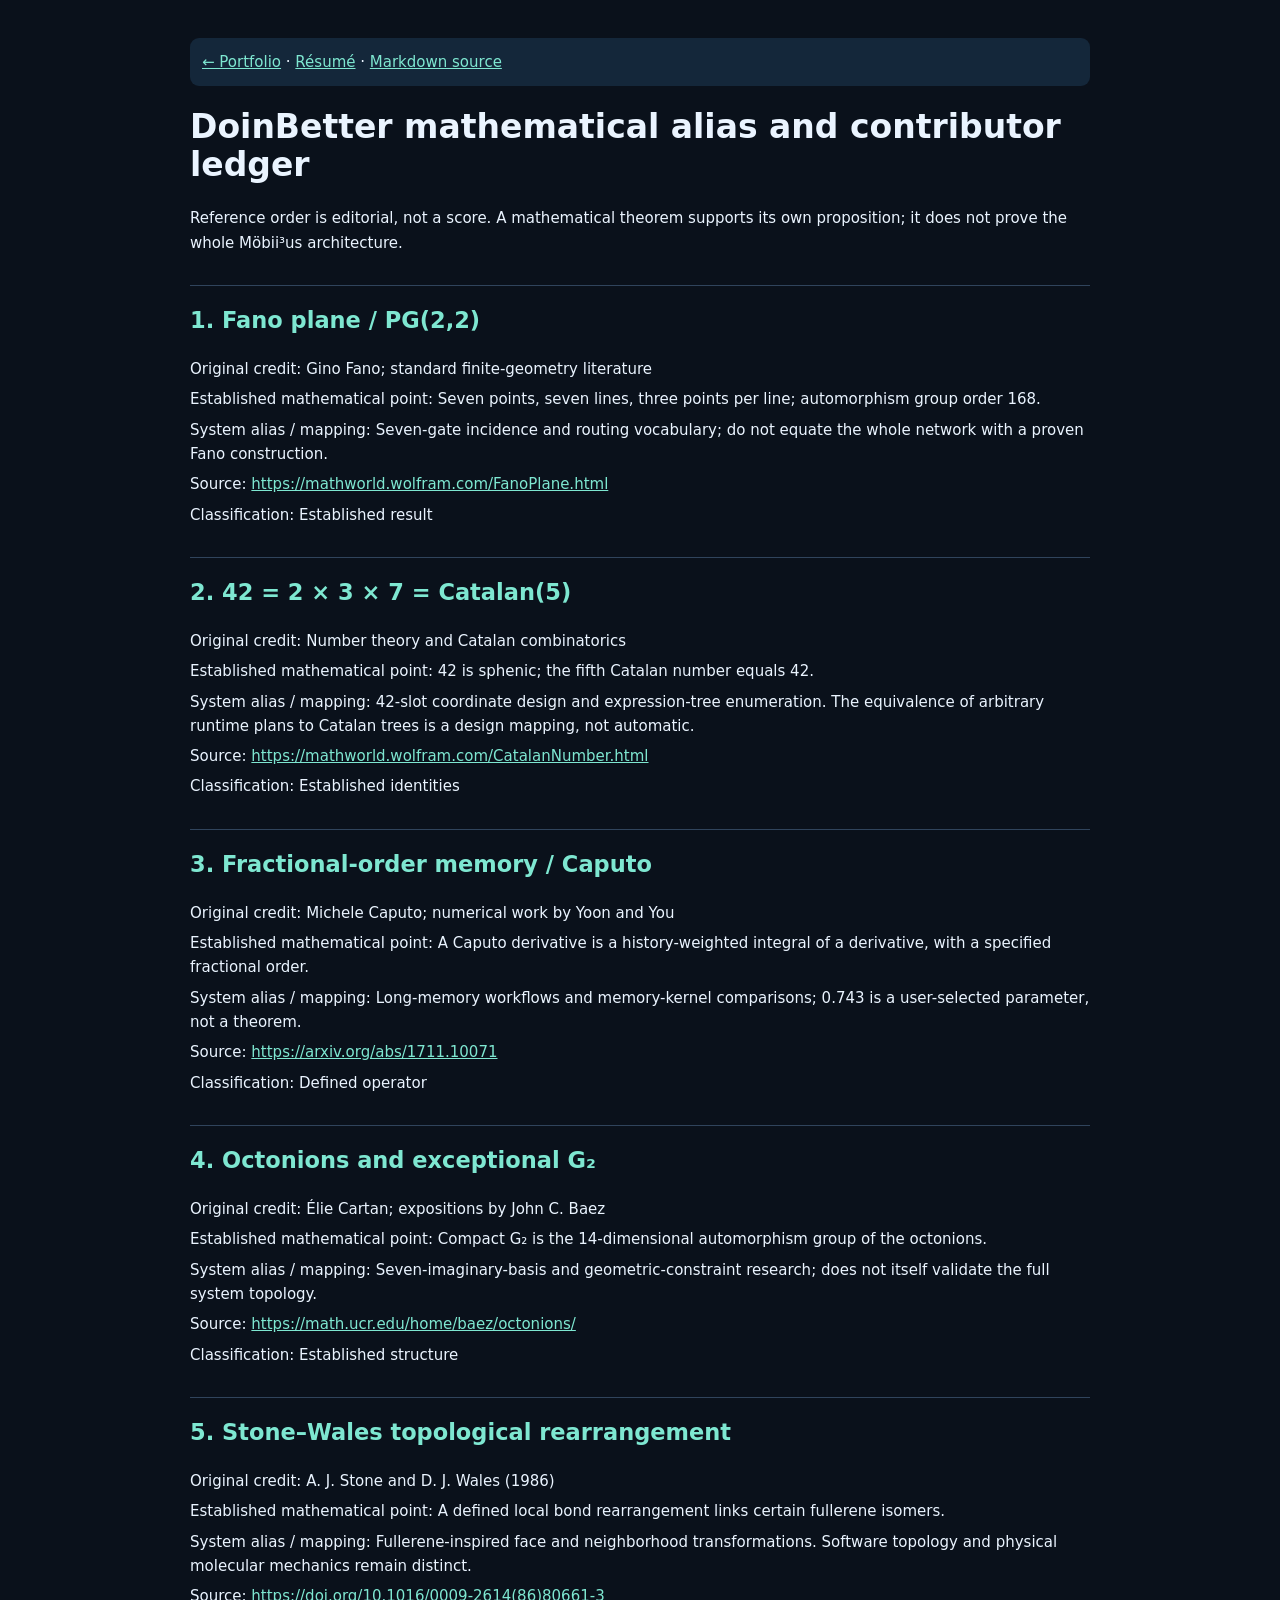
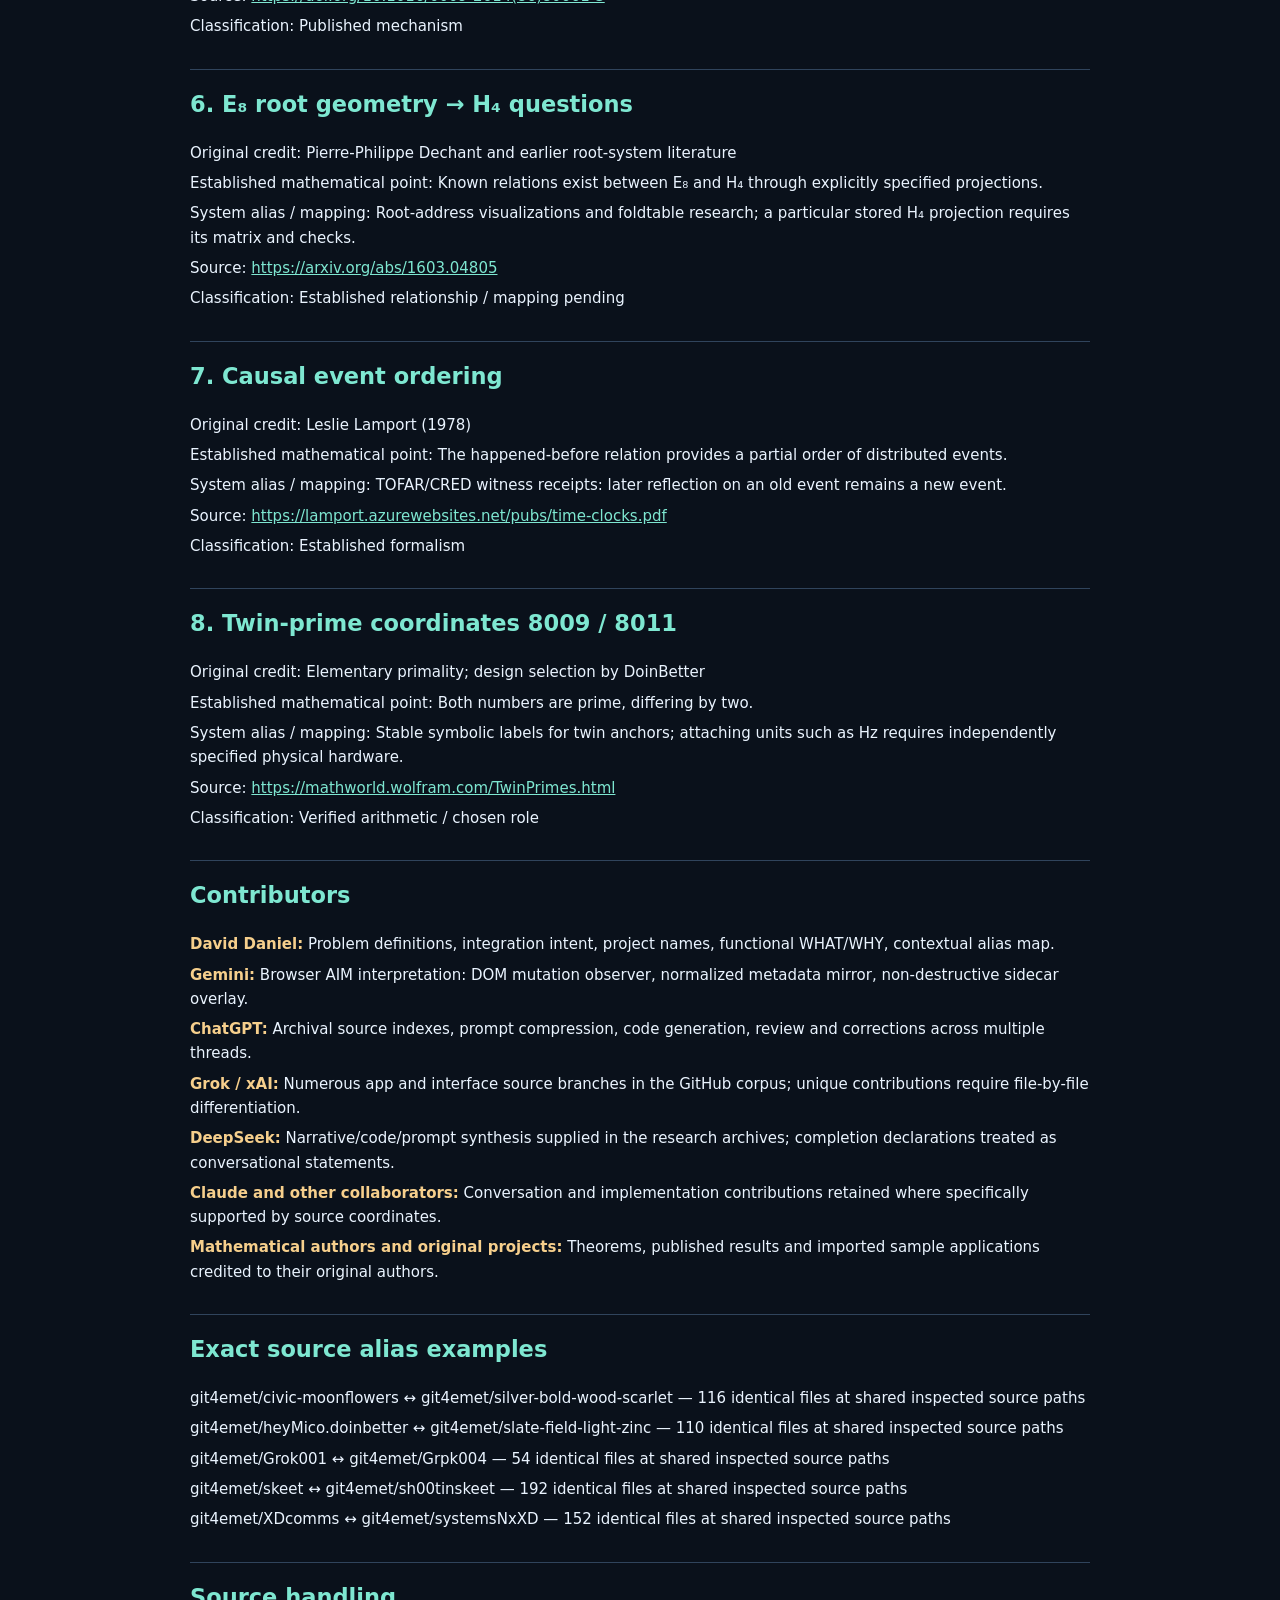
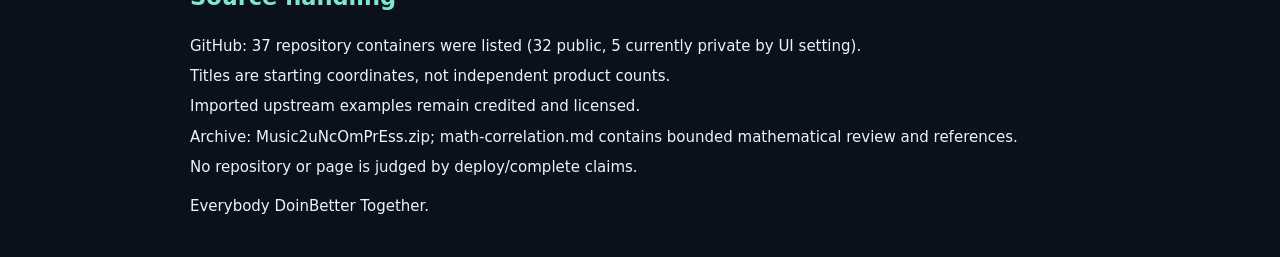
<file: portfolio/math-ledger.html>
<!doctype html><html lang="en"><head><meta charset="utf-8"><meta name="viewport" content="width=device-width,initial-scale=1"><title>Mathematical Aliases & Contributions · DoinBetter</title><style>body{max-width:900px;margin:38px auto;padding:0 20px;background:#0a111b;color:#eaf4ff;font:15px/1.62 system-ui,Arial}h1{font-size:33px;line-height:1.15}h2{margin-top:30px;padding-top:16px;border-top:1px solid #30445c;color:#7ee7d1}a{color:#7ee7d1;overflow-wrap:anywhere}.bullet{margin:6px 0}.nav{background:#14273a;padding:12px;border-radius:9px}b{color:#f6cf8c}</style></head><body><div class="nav"><a href="index.html">← Portfolio</a> · <a href="resume.html">Résumé</a> · <a href="math-ledger.md">Markdown source</a></div><h1>DoinBetter mathematical alias and contributor ledger</h1>

<p>Reference order is editorial, not a score. A mathematical theorem supports its own proposition; it does not prove the whole Möbii³us architecture.</p>

<h2>1. Fano plane / PG(2,2)</h2>
<p class="bullet">Original credit: Gino Fano; standard finite-geometry literature</p>
<p class="bullet">Established mathematical point: Seven points, seven lines, three points per line; automorphism group order 168.</p>
<p class="bullet">System alias / mapping: Seven-gate incidence and routing vocabulary; do not equate the whole network with a proven Fano construction.</p>
<p class="bullet">Source: <a href="https://mathworld.wolfram.com/FanoPlane.html">https://mathworld.wolfram.com/FanoPlane.html</a></p>
<p class="bullet">Classification: Established result</p>

<h2>2. 42 = 2 × 3 × 7 = Catalan(5)</h2>
<p class="bullet">Original credit: Number theory and Catalan combinatorics</p>
<p class="bullet">Established mathematical point: 42 is sphenic; the fifth Catalan number equals 42.</p>
<p class="bullet">System alias / mapping: 42-slot coordinate design and expression-tree enumeration. The equivalence of arbitrary runtime plans to Catalan trees is a design mapping, not automatic.</p>
<p class="bullet">Source: <a href="https://mathworld.wolfram.com/CatalanNumber.html">https://mathworld.wolfram.com/CatalanNumber.html</a></p>
<p class="bullet">Classification: Established identities</p>

<h2>3. Fractional-order memory / Caputo</h2>
<p class="bullet">Original credit: Michele Caputo; numerical work by Yoon and You</p>
<p class="bullet">Established mathematical point: A Caputo derivative is a history-weighted integral of a derivative, with a specified fractional order.</p>
<p class="bullet">System alias / mapping: Long-memory workflows and memory-kernel comparisons; 0.743 is a user-selected parameter, not a theorem.</p>
<p class="bullet">Source: <a href="https://arxiv.org/abs/1711.10071">https://arxiv.org/abs/1711.10071</a></p>
<p class="bullet">Classification: Defined operator</p>

<h2>4. Octonions and exceptional G₂</h2>
<p class="bullet">Original credit: Élie Cartan; expositions by John C. Baez</p>
<p class="bullet">Established mathematical point: Compact G₂ is the 14-dimensional automorphism group of the octonions.</p>
<p class="bullet">System alias / mapping: Seven-imaginary-basis and geometric-constraint research; does not itself validate the full system topology.</p>
<p class="bullet">Source: <a href="https://math.ucr.edu/home/baez/octonions/">https://math.ucr.edu/home/baez/octonions/</a></p>
<p class="bullet">Classification: Established structure</p>

<h2>5. Stone–Wales topological rearrangement</h2>
<p class="bullet">Original credit: A. J. Stone and D. J. Wales (1986)</p>
<p class="bullet">Established mathematical point: A defined local bond rearrangement links certain fullerene isomers.</p>
<p class="bullet">System alias / mapping: Fullerene-inspired face and neighborhood transformations. Software topology and physical molecular mechanics remain distinct.</p>
<p class="bullet">Source: <a href="https://doi.org/10.1016/0009-2614(86)80661-3">https://doi.org/10.1016/0009-2614(86)80661-3</a></p>
<p class="bullet">Classification: Published mechanism</p>

<h2>6. E₈ root geometry → H₄ questions</h2>
<p class="bullet">Original credit: Pierre-Philippe Dechant and earlier root-system literature</p>
<p class="bullet">Established mathematical point: Known relations exist between E₈ and H₄ through explicitly specified projections.</p>
<p class="bullet">System alias / mapping: Root-address visualizations and foldtable research; a particular stored H₄ projection requires its matrix and checks.</p>
<p class="bullet">Source: <a href="https://arxiv.org/abs/1603.04805">https://arxiv.org/abs/1603.04805</a></p>
<p class="bullet">Classification: Established relationship / mapping pending</p>

<h2>7. Causal event ordering</h2>
<p class="bullet">Original credit: Leslie Lamport (1978)</p>
<p class="bullet">Established mathematical point: The happened-before relation provides a partial order of distributed events.</p>
<p class="bullet">System alias / mapping: TOFAR/CRED witness receipts: later reflection on an old event remains a new event.</p>
<p class="bullet">Source: <a href="https://lamport.azurewebsites.net/pubs/time-clocks.pdf">https://lamport.azurewebsites.net/pubs/time-clocks.pdf</a></p>
<p class="bullet">Classification: Established formalism</p>

<h2>8. Twin-prime coordinates 8009 / 8011</h2>
<p class="bullet">Original credit: Elementary primality; design selection by DoinBetter</p>
<p class="bullet">Established mathematical point: Both numbers are prime, differing by two.</p>
<p class="bullet">System alias / mapping: Stable symbolic labels for twin anchors; attaching units such as Hz requires independently specified physical hardware.</p>
<p class="bullet">Source: <a href="https://mathworld.wolfram.com/TwinPrimes.html">https://mathworld.wolfram.com/TwinPrimes.html</a></p>
<p class="bullet">Classification: Verified arithmetic / chosen role</p>

<h2>Contributors</h2>
<p class="bullet"><b>David Daniel:</b> Problem definitions, integration intent, project names, functional WHAT/WHY, contextual alias map.</p>
<p class="bullet"><b>Gemini:</b> Browser AIM interpretation: DOM mutation observer, normalized metadata mirror, non-destructive sidecar overlay.</p>
<p class="bullet"><b>ChatGPT:</b> Archival source indexes, prompt compression, code generation, review and corrections across multiple threads.</p>
<p class="bullet"><b>Grok / xAI:</b> Numerous app and interface source branches in the GitHub corpus; unique contributions require file-by-file differentiation.</p>
<p class="bullet"><b>DeepSeek:</b> Narrative/code/prompt synthesis supplied in the research archives; completion declarations treated as conversational statements.</p>
<p class="bullet"><b>Claude and other collaborators:</b> Conversation and implementation contributions retained where specifically supported by source coordinates.</p>
<p class="bullet"><b>Mathematical authors and original projects:</b> Theorems, published results and imported sample applications credited to their original authors.</p>

<h2>Exact source alias examples</h2>
<p class="bullet">git4emet/civic-moonflowers ↔ git4emet/silver-bold-wood-scarlet — 116 identical files at shared inspected source paths</p>
<p class="bullet">git4emet/heyMico.doinbetter ↔ git4emet/slate-field-light-zinc — 110 identical files at shared inspected source paths</p>
<p class="bullet">git4emet/Grok001 ↔ git4emet/Grpk004 — 54 identical files at shared inspected source paths</p>
<p class="bullet">git4emet/skeet ↔ git4emet/sh00tinskeet — 192 identical files at shared inspected source paths</p>
<p class="bullet">git4emet/XDcomms ↔ git4emet/systemsNxXD — 152 identical files at shared inspected source paths</p>

<h2>Source handling</h2>
<p class="bullet">GitHub: 37 repository containers were listed (32 public, 5 currently private by UI setting).</p>
<p class="bullet">Titles are starting coordinates, not independent product counts.</p>
<p class="bullet">Imported upstream examples remain credited and licensed.</p>
<p class="bullet">Archive: Music2uNcOmPrEss.zip; math-correlation.md contains bounded mathematical review and references.</p>
<p class="bullet">No repository or page is judged by deploy/complete claims.</p>
<p>Everybody DoinBetter Together.</p></body></html>
</file>
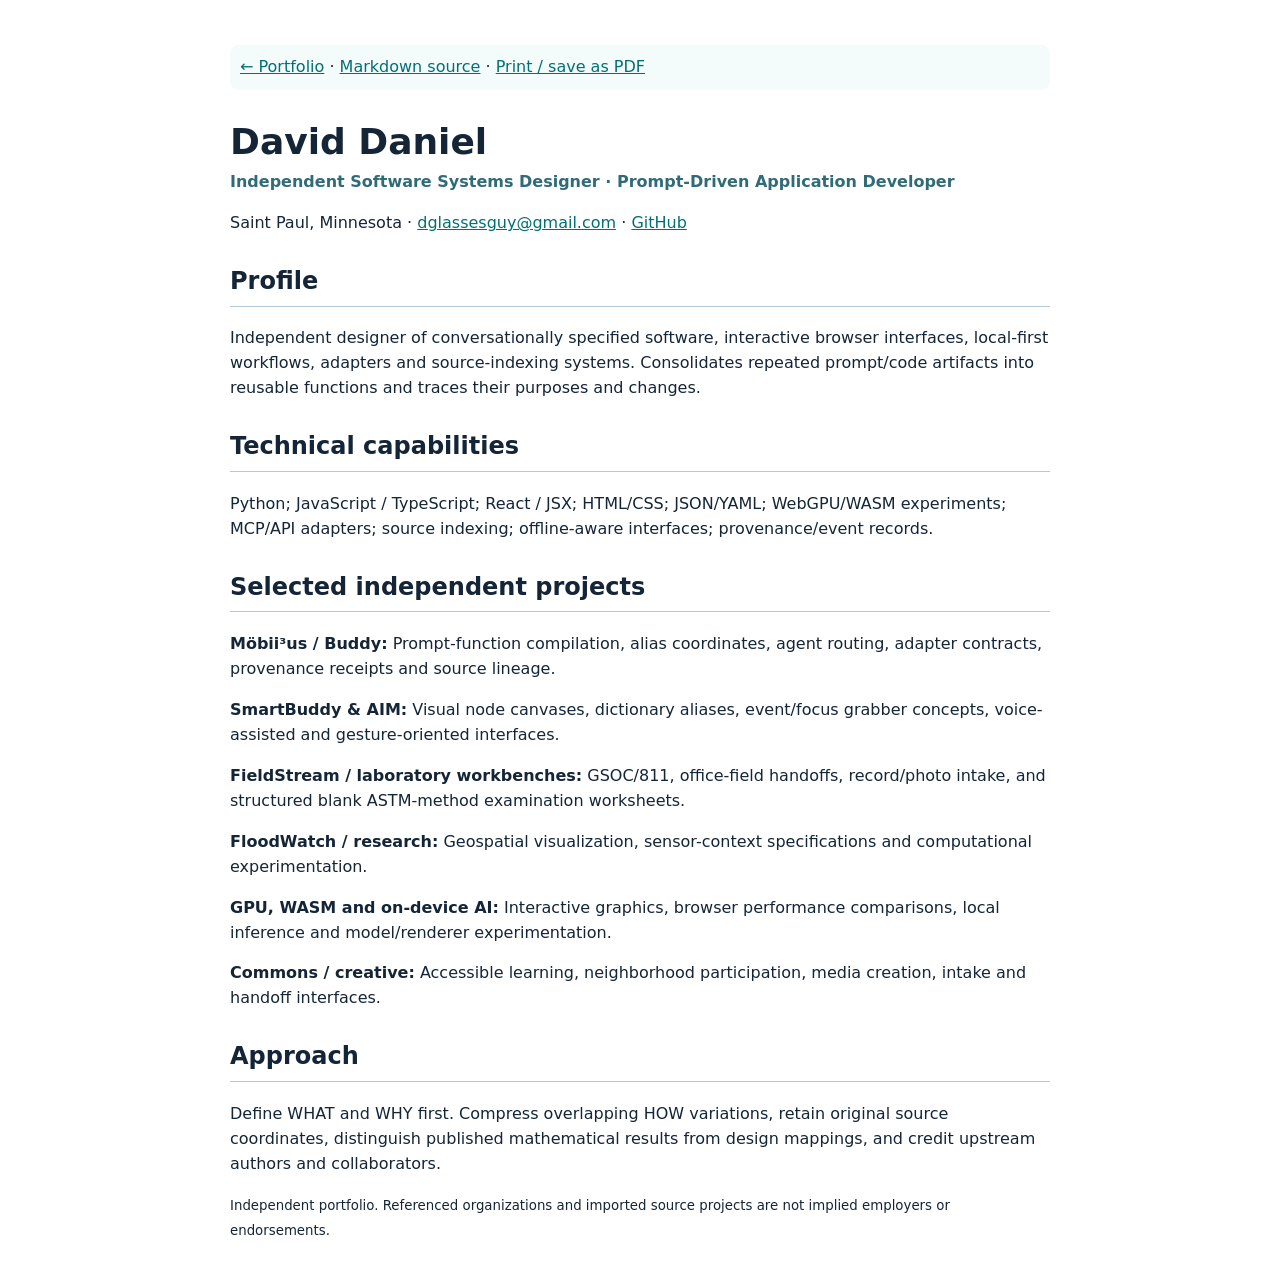
<file: portfolio/resume.html>
<!doctype html><html><head><meta charset="utf-8"><meta name="viewport" content="width=device-width,initial-scale=1"><title>David Daniel · Resume</title><style>body{max-width:820px;margin:45px auto;padding:0 25px;font:16px/1.56 system-ui,Arial;color:#142538}h1{font-size:36px;margin-bottom:0}h2{margin-top:27px;border-bottom:1px solid #b5c8d8;padding-bottom:5px}a{color:#026f76}.sub{font-weight:700;color:#326b78}li{margin:6px 0}.toolbar{position:sticky;top:0;background:#f4fbfb;padding:10px;border-radius:9px}@media print{.toolbar{display:none}} </style></head><body><div class="toolbar"><a href="index.html">← Portfolio</a> · <a href="resume.md">Markdown source</a> · <a href="#" onclick="window.print();return false">Print / save as PDF</a></div><h1>David Daniel</h1><div class="sub">Independent Software Systems Designer · Prompt-Driven Application Developer</div><p>Saint Paul, Minnesota · <a href="mailto:dglassesguy@gmail.com">dglassesguy@gmail.com</a> · <a href="https://github.com/git4emet">GitHub</a></p><h2>Profile</h2><p>Independent designer of conversationally specified software, interactive browser interfaces, local-first workflows, adapters and source-indexing systems. Consolidates repeated prompt/code artifacts into reusable functions and traces their purposes and changes.</p><h2>Technical capabilities</h2><p>Python; JavaScript / TypeScript; React / JSX; HTML/CSS; JSON/YAML; WebGPU/WASM experiments; MCP/API adapters; source indexing; offline-aware interfaces; provenance/event records.</p><h2>Selected independent projects</h2><p><b>Möbii³us / Buddy:</b> Prompt-function compilation, alias coordinates, agent routing, adapter contracts, provenance receipts and source lineage.</p><p><b>SmartBuddy & AIM:</b> Visual node canvases, dictionary aliases, event/focus grabber concepts, voice-assisted and gesture-oriented interfaces.</p><p><b>FieldStream / laboratory workbenches:</b> GSOC/811, office-field handoffs, record/photo intake, and structured blank ASTM-method examination worksheets.</p><p><b>FloodWatch / research:</b> Geospatial visualization, sensor-context specifications and computational experimentation.</p><p><b>GPU, WASM and on-device AI:</b> Interactive graphics, browser performance comparisons, local inference and model/renderer experimentation.</p><p><b>Commons / creative:</b> Accessible learning, neighborhood participation, media creation, intake and handoff interfaces.</p><h2>Approach</h2><p>Define WHAT and WHY first. Compress overlapping HOW variations, retain original source coordinates, distinguish published mathematical results from design mappings, and credit upstream authors and collaborators.</p><p><small>Independent portfolio. Referenced organizations and imported source projects are not implied employers or endorsements.</small></p></body></html>
</file>
